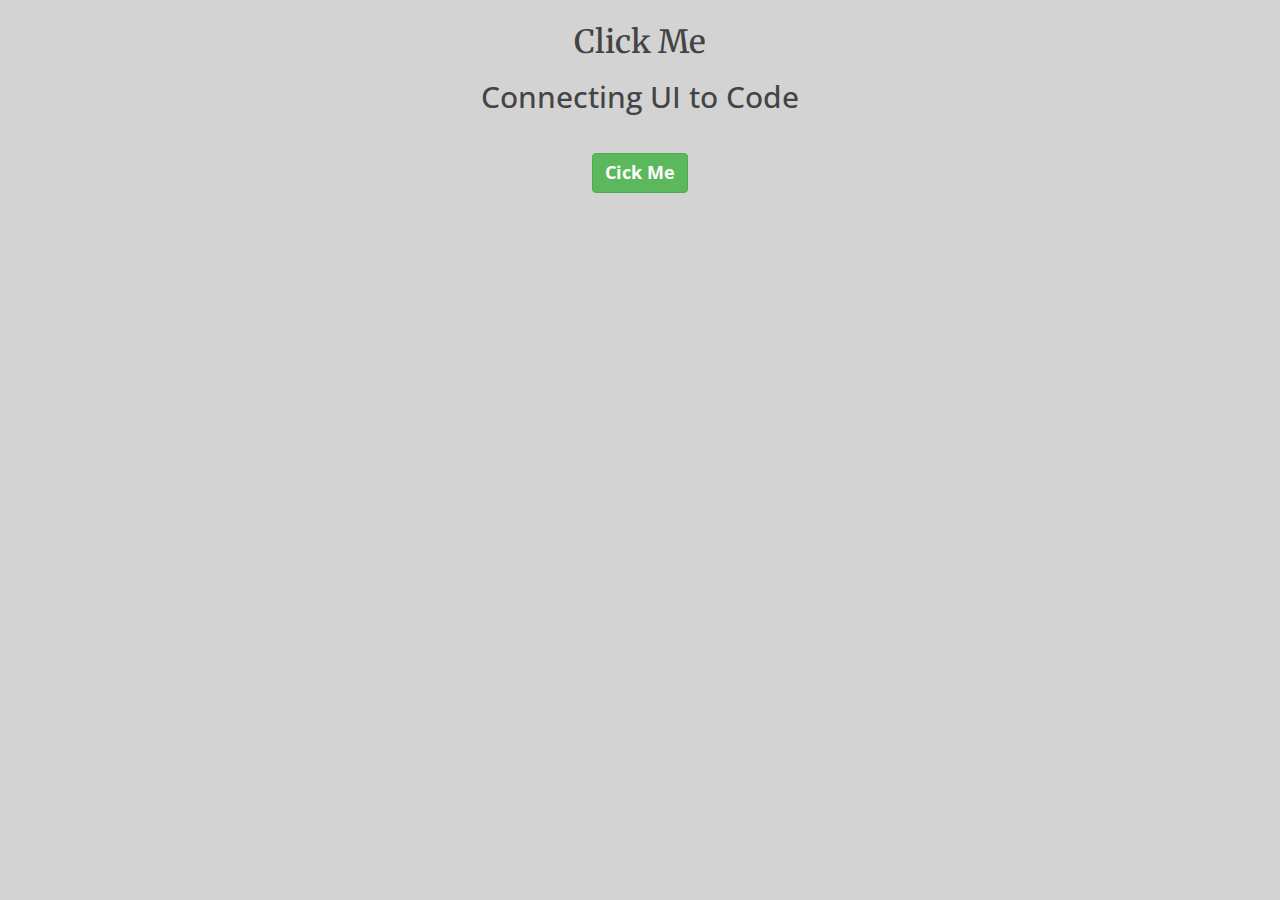
<file: 01.click-me/index.html>
<!DOCTYPE html>
<html>
  <head>
    <meta charset="utf-8">
    <meta name="viewport" content="width=device-width, initial-scale=1">
    <title>Click Me</title>
    <!-- Latest compiled and minified CSS -->
    <link rel="stylesheet" href="https://maxcdn.bootstrapcdn.com/bootstrap/3.3.7/css/bootstrap.min.css" integrity="sha384-BVYiiSIFeK1dGmJRAkycuHAHRg32OmUcww7on3RYdg4Va+PmSTsz/K68vbdEjh4u" crossorigin="anonymous">
    <link rel="stylesheet" href="style.css">
  </head>
  <body>
    <header>
      <h1>Click Me</h1>
      <h2>Connecting UI to Code</h2>
    </header>
    <div class="wrapper">
      <button id="click-me" class="btn btn-success">Cick Me</button>
    </div>
    <script src="https://ajax.googleapis.com/ajax/libs/jquery/3.2.1/jquery.min.js"></script>
    <script src="https://maxcdn.bootstrapcdn.com/bootstrap/3.3.7/js/bootstrap.min.js" integrity="sha384-Tc5IQib027qvyjSMfHjOMaLkfuWVxZxUPnCJA7l2mCWNIpG9mGCD8wGNIcPD7Txa" crossorigin="anonymous"></script>
    <script src="script.js"></script>
  </body>
</html>
</file>
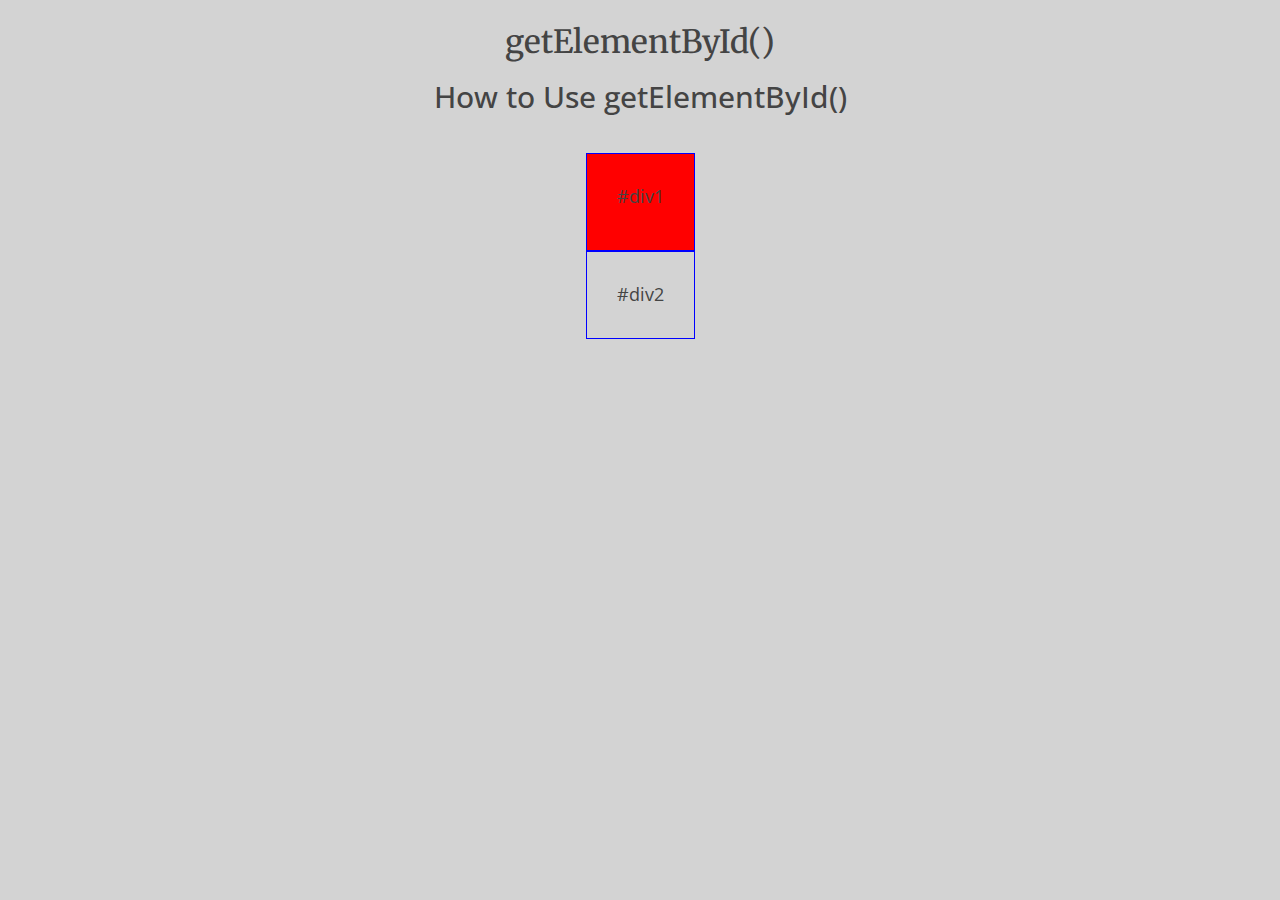
<file: 02.get-element-by-id/index.html>
<!DOCTYPE html>
<html>
  <head>
    <meta charset="utf-8">
    <meta name="viewport" content="width=device-width, initial-scale=1">
    <title>Click Me</title>
    <!-- Latest compiled and minified CSS -->
    <link rel="stylesheet" href="https://maxcdn.bootstrapcdn.com/bootstrap/3.3.7/css/bootstrap.min.css" integrity="sha384-BVYiiSIFeK1dGmJRAkycuHAHRg32OmUcww7on3RYdg4Va+PmSTsz/K68vbdEjh4u" crossorigin="anonymous">
    <link rel="stylesheet" href="style.css">
  </head>
  <body>
    <header>
      <h1>getElementById()</h1>
      <h2>How to Use getElementById()</h2>
    </header>
    <div class="wrapper">
      <div id="div1">
        <p>#div1</p>
      </div>
      <div id="div2">
        #div2
      </div>
    </div>
    <script src="https://ajax.googleapis.com/ajax/libs/jquery/3.2.1/jquery.min.js"></script>
    <script src="https://maxcdn.bootstrapcdn.com/bootstrap/3.3.7/js/bootstrap.min.js" integrity="sha384-Tc5IQib027qvyjSMfHjOMaLkfuWVxZxUPnCJA7l2mCWNIpG9mGCD8wGNIcPD7Txa" crossorigin="anonymous"></script>
    <script src="script.js"></script>
  </body>
</html>
</file>
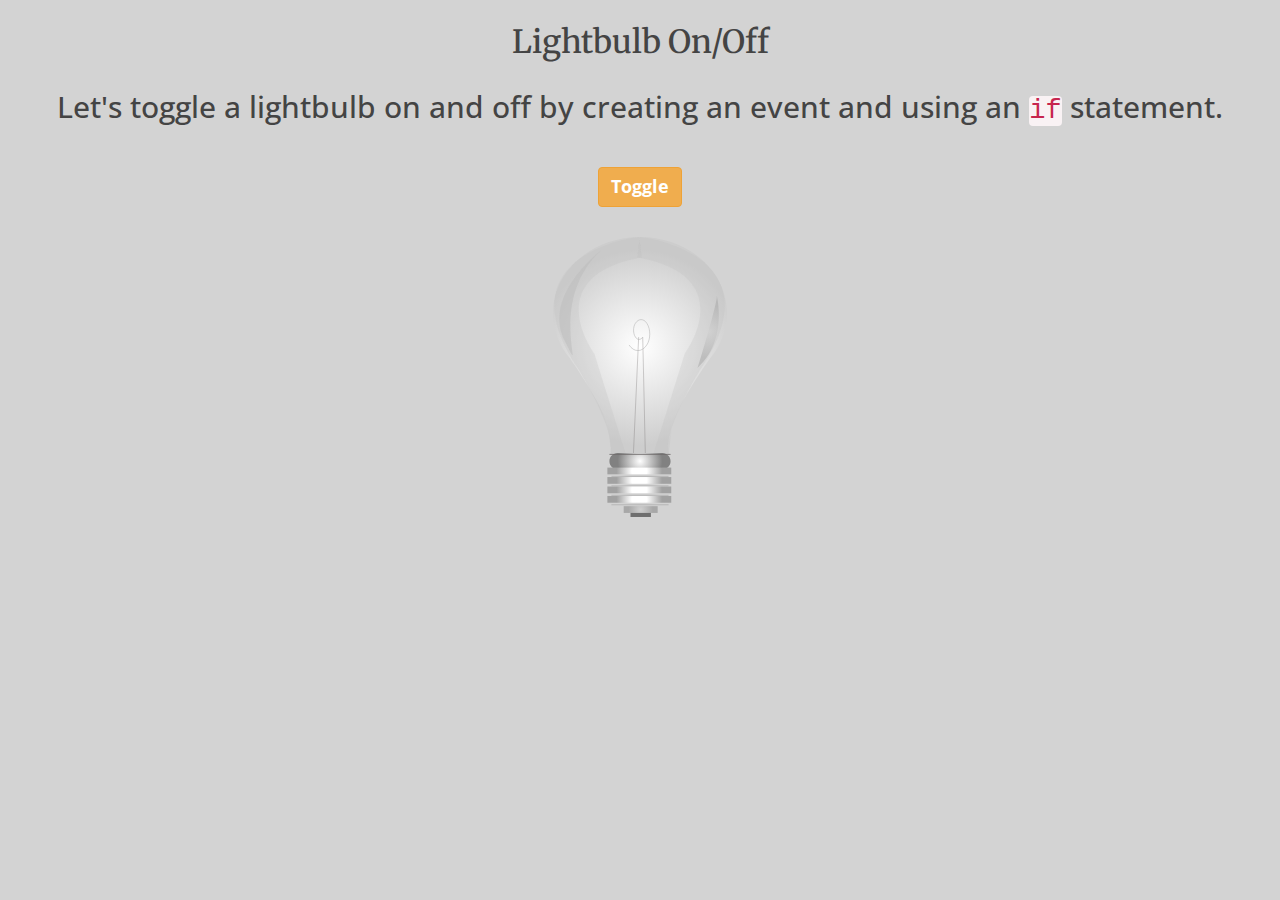
<file: 03.light-on-off/index.html>
<!DOCTYPE html>
<html>
  <head>
    <meta charset="utf-8">
    <meta name="viewport" content="width=device-width, initial-scale=1">
    <title>Stop Light</title>
    <!-- Latest compiled and minified CSS -->
    <link rel="stylesheet" href="https://maxcdn.bootstrapcdn.com/bootstrap/3.3.7/css/bootstrap.min.css" integrity="sha384-BVYiiSIFeK1dGmJRAkycuHAHRg32OmUcww7on3RYdg4Va+PmSTsz/K68vbdEjh4u" crossorigin="anonymous">
    <link rel="stylesheet" href="style.css">
  </head>
  <body>
    <header>
      <h1>Lightbulb On/Off</h1>
    </header>
    <div class="wrapper">
      <h2>Let's toggle a lightbulb on and off by creating an event and using an <code>if</code> statement.</h2>
      <div class="light-control">
        <button id="toggle" class="btn btn-warning">Toggle</button>
      </div>
      <div class="stoplight">

        <img id="lightbulb" src="images/lightbulb-off.svg" />

      </div>
    </div>
    <script src="https://ajax.googleapis.com/ajax/libs/jquery/3.2.1/jquery.min.js"></script>
    <script src="https://maxcdn.bootstrapcdn.com/bootstrap/3.3.7/js/bootstrap.min.js" integrity="sha384-Tc5IQib027qvyjSMfHjOMaLkfuWVxZxUPnCJA7l2mCWNIpG9mGCD8wGNIcPD7Txa" crossorigin="anonymous"></script>
    <script src="script.js"></script>
  </body>
</html>
</file>
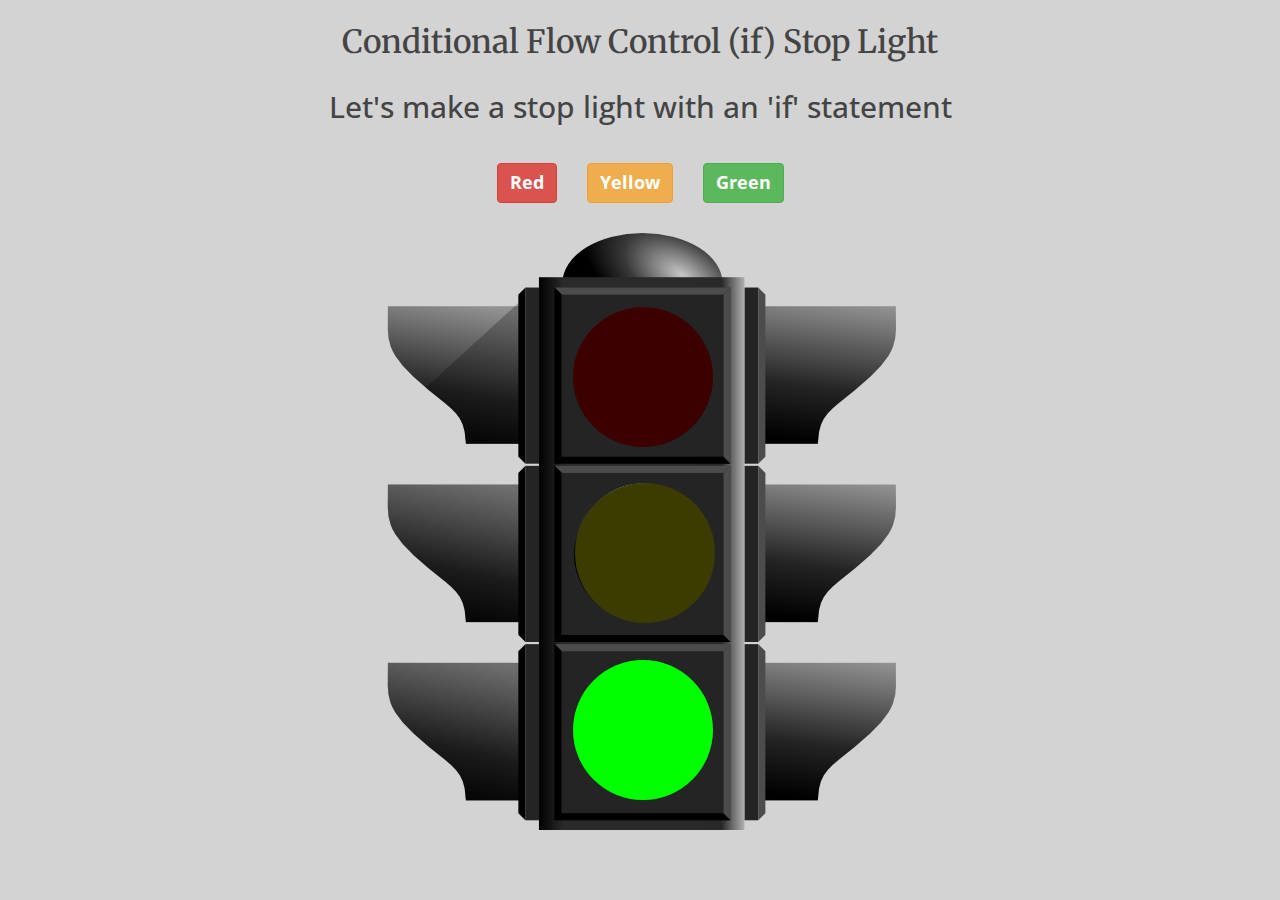
<file: 04.stop-light/index.html>
<!DOCTYPE html>
<html>
  <head>
    <meta charset="utf-8">
    <meta name="viewport" content="width=device-width, initial-scale=1">
    <title>Stop Light</title>
    <!-- Latest compiled and minified CSS -->
    <link rel="stylesheet" href="https://maxcdn.bootstrapcdn.com/bootstrap/3.3.7/css/bootstrap.min.css" integrity="sha384-BVYiiSIFeK1dGmJRAkycuHAHRg32OmUcww7on3RYdg4Va+PmSTsz/K68vbdEjh4u" crossorigin="anonymous">
    <link rel="stylesheet" href="prism/prism.css">
    <link rel="stylesheet" href="style.css">
  </head>
  <body>
    <header>
      <h1>Conditional Flow Control (if) Stop Light</h1>
    </header>
    <div class="wrapper">
      <h2>Let's make a stop light with an 'if' statement</h2>
      <div class="light-control">
        <button id="btn-red" class="btn btn-danger" onclick="changeLight('red')">Red</button>
        <button id="btn-yellow" class="btn btn-warning" onclick="changeLight('yellow')">Yellow</button>
        <button id="btn-green" class="btn btn-success" onclick="changeLight('green')">Green</button>
      </div>
      <div class="stoplight">
        <img src="images/stoplight.png" />
        <img id="top" src="images/red-off.svg" />
        <img id="middle" src="images/yellow-off.svg" />
        <img id="bottom" src="images/green-on.svg" />
      </div>
    </div>
    <script src="https://ajax.googleapis.com/ajax/libs/jquery/3.2.1/jquery.min.js"></script>
    <script src="https://maxcdn.bootstrapcdn.com/bootstrap/3.3.7/js/bootstrap.min.js" integrity="sha384-Tc5IQib027qvyjSMfHjOMaLkfuWVxZxUPnCJA7l2mCWNIpG9mGCD8wGNIcPD7Txa" crossorigin="anonymous"></script>
    <script src="prism/prism.js"></script>
    <script src="script.js"></script>
  </body>
</html>
</file>
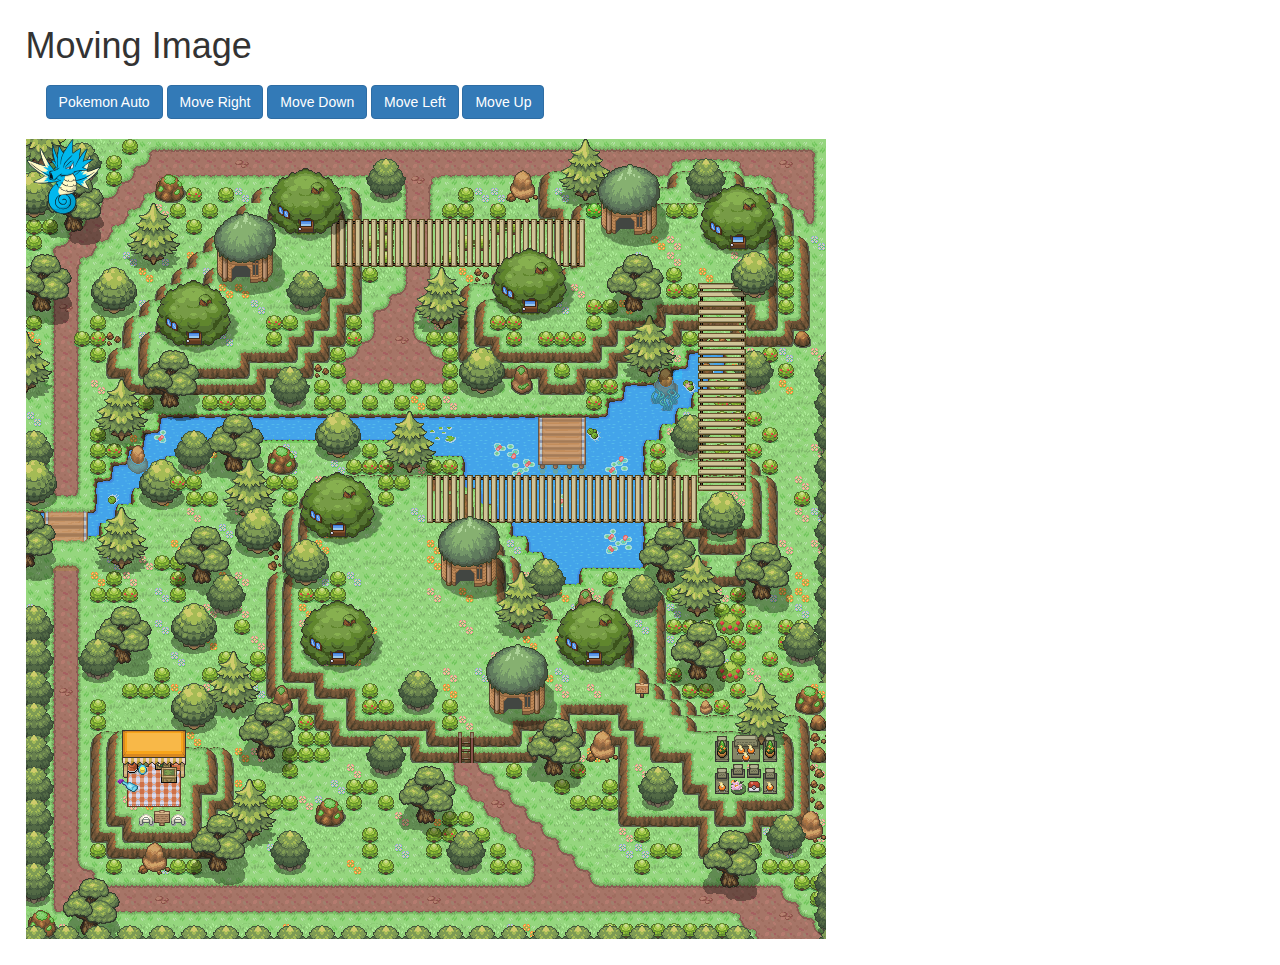
<file: 05.moving-image/index.html>
<!DOCTYPE html>
<html>
  <head>
    <meta charset="utf-8">
    <!-- Latest compiled and minified CSS -->
    <link rel="stylesheet" href="https://maxcdn.bootstrapcdn.com/bootstrap/3.3.7/css/bootstrap.min.css" integrity="sha384-BVYiiSIFeK1dGmJRAkycuHAHRg32OmUcww7on3RYdg4Va+PmSTsz/K68vbdEjh4u" crossorigin="anonymous">
    <link rel="stylesheet" href="style.css">
    <title>Moving Image</title>
  </head>
  <body>
    <h1>Moving Image</h1>
    <div class="control-buttons">

      <button class="btn btn-primary" onclick="move2()">Pokemon Auto</button>
      <button class="btn btn-primary" onclick="moveRight()">Move Right</button>
      <button class="btn btn-primary" onclick="moveDown()">Move Down</button>
      <button class="btn btn-primary" onclick="moveLeft()">Move Left</button>
      <button class="btn btn-primary" onclick="moveUp()">Move Up</button>
    </div>

    <div id="myContainer">
        <img id="explode" class="explode-hide" src="images/explode.gif">
        <img id="pokemon"  src="svg/117.svg" alt="">
      <!-- <div id="myAnimation">
      </div> -->
    </div>
    <script src="app.js"></script>
    <!-- Latest compiled and minified JavaScript -->
  <script src="https://maxcdn.bootstrapcdn.com/bootstrap/3.3.7/js/bootstrap.min.js" integrity="sha384-Tc5IQib027qvyjSMfHjOMaLkfuWVxZxUPnCJA7l2mCWNIpG9mGCD8wGNIcPD7Txa" crossorigin="anonymous"></script>
  </body>
</html>
</file>
<file: 01.click-me/style.css>
/* Fonts from Google Fonts - more at https://fonts.google.com */
@import url('https://fonts.googleapis.com/css?family=Open+Sans:400,700');
@import url('https://fonts.googleapis.com/css?family=Merriweather:400,700');

body {
  background-color: lightgray;
  color: #444;
  font-family: "Open Sans", sans-serif;
  font-size: 18px;
  margin: 0;
  padding: 5px 25px;
}

header {
  text-align: center;
  margin: 10px 0 40px 0;
}
.wrapper {
  display: flex;
  flex-flow: column;
  align-items: center;
}
h1 {
  font-family: "Merriweather", serif;
  font-size: 32px;
}
pre {
  margin: 0;
  padding: 0;
}
code {
  margin: 0;
  padding: 0;
}
.stoplight {
  position: relative;
}

.btn {
  font-size: 1.0em;
  font-weight: bold;
  margin: 0 15px;
}
</file>
<file: 02.get-element-by-id/style.css>
/* Fonts from Google Fonts - more at https://fonts.google.com */
@import url('https://fonts.googleapis.com/css?family=Open+Sans:400,700');
@import url('https://fonts.googleapis.com/css?family=Merriweather:400,700');

body {
  background-color: lightgray;
  color: #444;
  font-family: "Open Sans", sans-serif;
  font-size: 18px;
  margin: 0;
  padding: 5px 25px;
}

header {
  text-align: center;
  margin: 10px 0 40px 0;
}
.wrapper {
  align-items: center;
  display: flex;
  flex-flow: column;
}
h1 {
  font-family: "Merriweather", serif;
  font-size: 32px;
}
pre {
  margin: 0;
  padding: 0;
}
code {
  margin: 0;
  padding: 0;
}
.btn {
  font-size: 1.0em;
  font-weight: bold;
  margin: 0 15px;
}

#click-me {
  margin-bottom: 40px;
}
#div1, #div2 {
  border: 1px solid blue;
  padding: 30px;
  text-align: center;
}
</file>
<file: 03.light-on-off/style.css>
/* Fonts from Google Fonts - more at https://fonts.google.com */
@import url('https://fonts.googleapis.com/css?family=Open+Sans:400,700');
@import url('https://fonts.googleapis.com/css?family=Merriweather:400,700');

body {
  background-color: lightgray;
  color: #444;
  font-family: "Open Sans", sans-serif;
  font-size: 18px;
  margin: 0;
  padding: 5px 25px;
}

header {
  text-align: center;
}
.wrapper {
  display: flex;
  flex-flow: column;
  align-items: center;
}
h1 {
  font-family: "Merriweather", serif;
  font-size: 32px;
}
pre {
  margin: 0;
  padding: 0;
}
code {
  margin: 0;
  padding: 0;
}
.stoplight {
  position: relative;
}

#top {
  height: 140px;
  left: 188px;
  position: absolute;
  top: 74px;
}

#middle {
  height: 140px;
  left: 190px;
  position: absolute;
  top: 250px;
}
#bottom {
  height: 140px;
  left: 188px;
  position: absolute;
  top: 427px;
}
.light-control {
  display: flex;
  flex-flow: row;
  justify-content: space-around;
  margin: 30px 0;

}
.btn {
  font-size: 1.0em;
  font-weight: bold;
  margin: 0 15px;
}
</file>
<file: 04.stop-light/style.css>
/* Fonts from Google Fonts - more at https://fonts.google.com */
@import url('https://fonts.googleapis.com/css?family=Open+Sans:400,700');
@import url('https://fonts.googleapis.com/css?family=Merriweather:400,700');

body {
  background-color: lightgray;
  color: #444;
  font-family: "Open Sans", sans-serif;
  font-size: 18px;
  margin: 0;
  padding: 5px 25px;
}

header {
  text-align: center;
}
.wrapper {
  display: flex;
  flex-flow: column;
  align-items: center;
}
h1 {
  font-family: "Merriweather", serif;
  font-size: 32px;
}
pre {
  margin: 0;
  padding: 0;
}
code {
  margin: 0;
  padding: 0;
}
.stoplight {
  position: relative;
}

#top {
  height: 140px;
  left: 188px;
  position: absolute;
  top: 74px;
}

#middle {
  height: 140px;
  left: 190px;
  position: absolute;
  top: 250px;
}
#bottom {
  height: 140px;
  left: 188px;
  position: absolute;
  top: 427px;
}
.light-control {
  display: flex;
  flex-flow: row;
  justify-content: space-around;
  margin: 30px 0;

}
.btn {
  font-size: 1.0em;
  font-weight: bold;
  margin: 0 15px;
}
</file>
<file: 05.moving-image/style.css>
body {
  margin: 2%;
}

#myContainer {
  width: 800px;
  height: 800px;
  position: relative;
  background-image: url("images/pokemon-tiles.png");
}
#myAnimation {
  width: 50px;
  height: 50px;
  position: absolute;
}

#pokemon {
  width: 75px;
  height: 75px;
  position: absolute;
  /*background: blue;*/
}

#explode {
  position:absolute;
  width: 75px;
  height: 75px;
}

.explode-hide {
  display: none;

}

.explode-show {
  display: inline;
}

.control-buttons {
  margin: 20px 20px;
}
</file>
